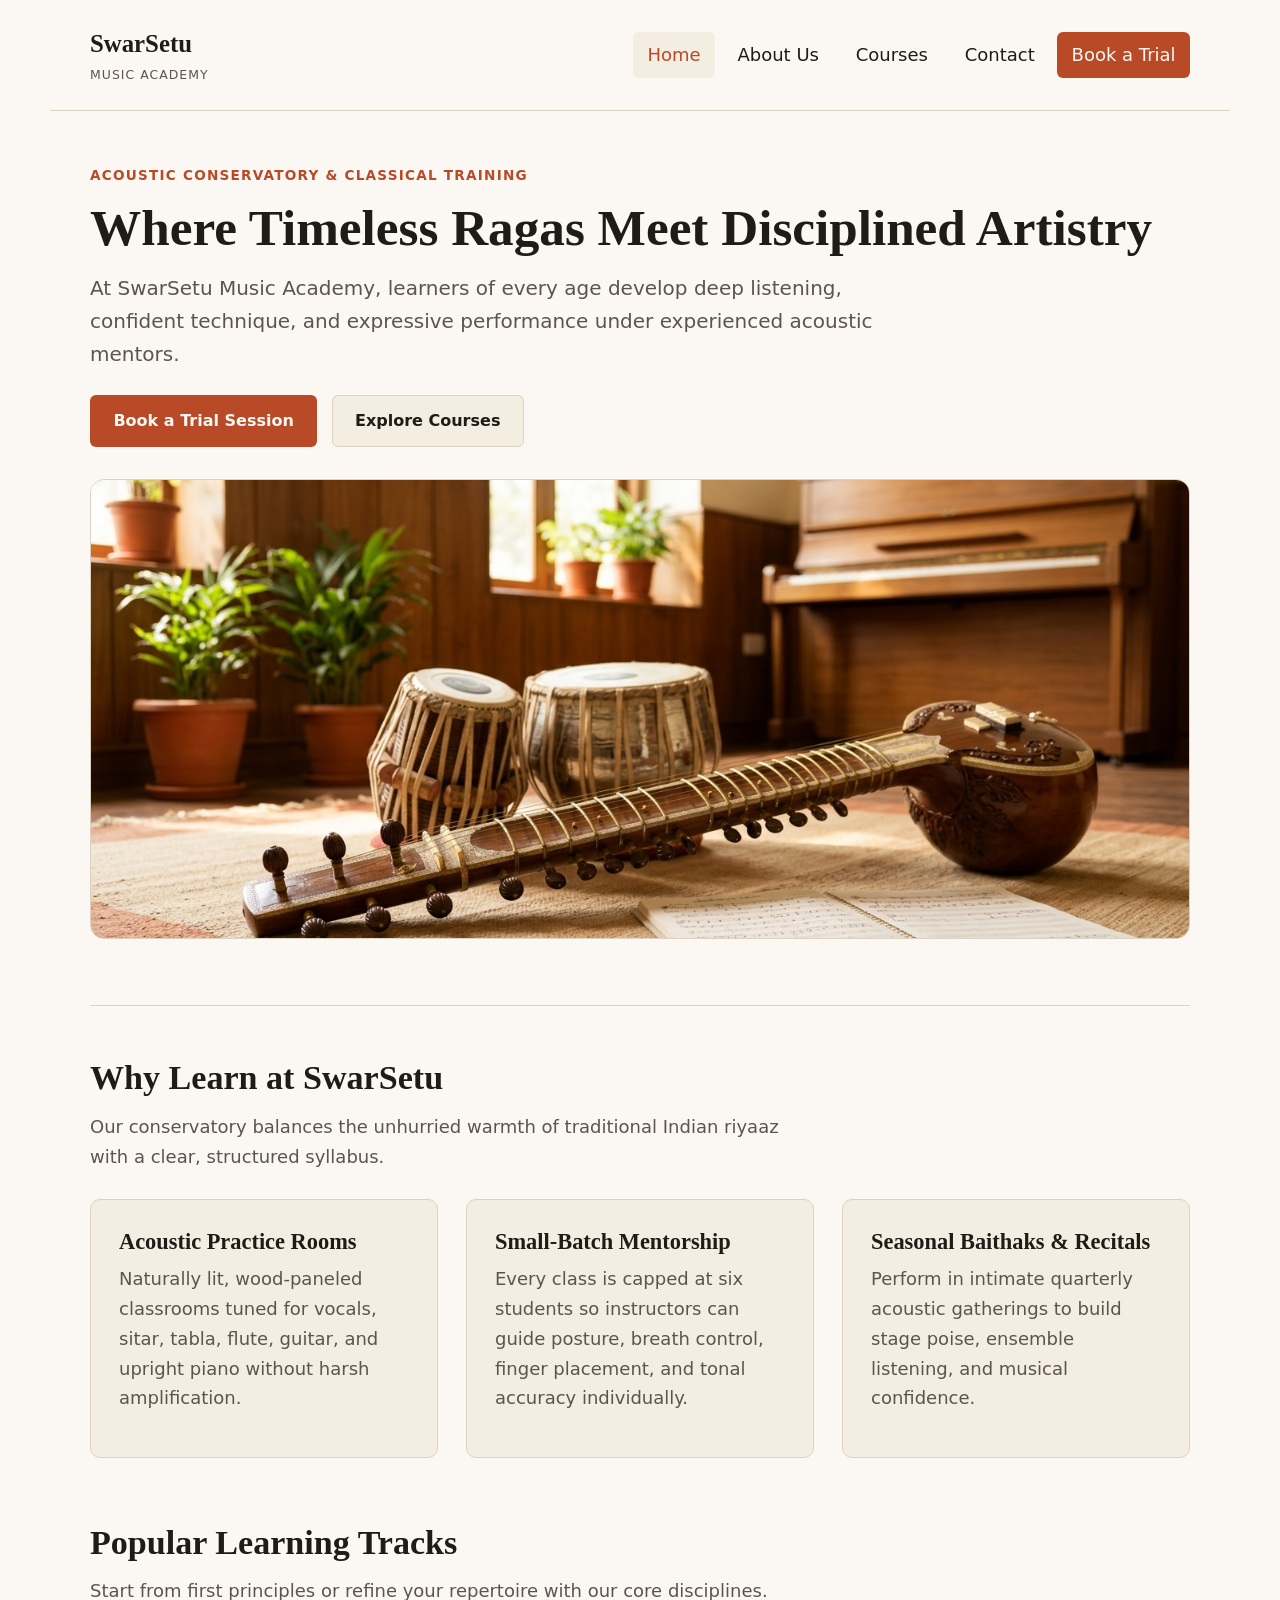
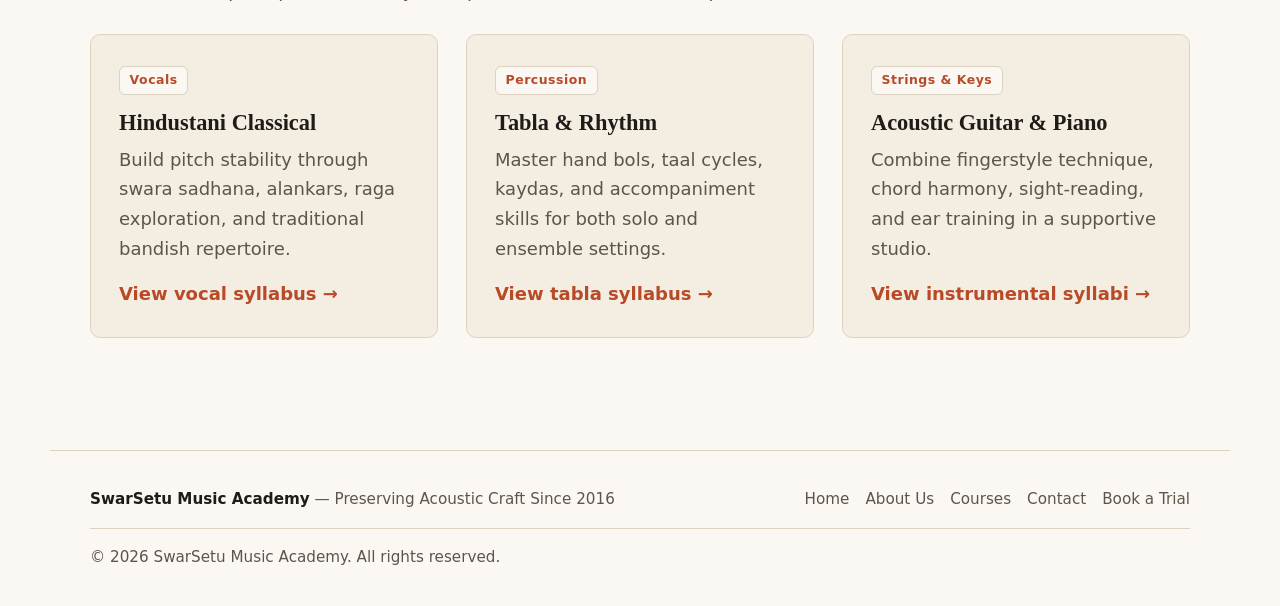
<file: index.html>
<!DOCTYPE html>
<html lang="en">
<head>
  <meta charset="UTF-8">
  <meta name="viewport" content="width=device-width, initial-scale=1.0">
  <title>SwarSetu Music Academy | Home</title>
  <link rel="stylesheet" href="style.css">
</head>
<body>

  <header class="site-header">
    <a href="index.html" class="brand">SwarSetu <span>Music Academy</span></a>
    <nav class="main-nav">
      <a href="index.html" class="active">Home</a>
      <a href="about.html">About Us</a>
      <a href="courses.html">Courses</a>
      <a href="contact.html">Contact</a>
      <a href="book-trial.html" class="nav-cta">Book a Trial</a>
    </nav>
  </header>

  <main>
    <section class="hero">
      <span class="eyebrow">Acoustic Conservatory &amp; Classical Training</span>
      <h1>Where Timeless Ragas Meet Disciplined Artistry</h1>
      <p class="lead">
        At SwarSetu Music Academy, learners of every age develop deep listening,
        confident technique, and expressive performance under experienced acoustic mentors.
      </p>
      <p class="hero-actions">
        <a href="book-trial.html" class="btn btn-primary">Book a Trial Session</a>
        <a href="courses.html" class="btn btn-secondary">Explore Courses</a>
      </p>

      <!--
        IMAGE PLACEHOLDER INSTRUCTIONS:
        1. Download a copyright-free photo (e.g., from Unsplash or Pexels) of an acoustic instrument or music room.
        2. Rename the file to "academy.jpg".
        3. Place "academy.jpg" in the SAME folder as index.html and style.css.
      -->
      <img
        src="academy.jpg"
        alt="Acoustic instruments and sunlit practice hall at SwarSetu Music Academy"
        class="feature-img"
      >
    </section>

    <section class="content-section">
      <h2>Why Learn at SwarSetu</h2>
      <p class="section-intro">
        Our conservatory balances the unhurried warmth of traditional Indian riyaaz with a clear, structured syllabus.
      </p>
      <section class="card-grid">
        <article class="card">
          <h3>Acoustic Practice Rooms</h3>
          <p>
            Naturally lit, wood-paneled classrooms tuned for vocals, sitar, tabla, flute,
            guitar, and upright piano without harsh amplification.
          </p>
        </article>

        <article class="card">
          <h3>Small-Batch Mentorship</h3>
          <p>
            Every class is capped at six students so instructors can guide posture,
            breath control, finger placement, and tonal accuracy individually.
          </p>
        </article>

        <article class="card">
          <h3>Seasonal Baithaks &amp; Recitals</h3>
          <p>
            Perform in intimate quarterly acoustic gatherings to build stage poise,
            ensemble listening, and musical confidence.
          </p>
        </article>
      </section>
    </section>

    <section class="content-section">
      <h2>Popular Learning Tracks</h2>
      <p class="section-intro">
        Start from first principles or refine your repertoire with our core disciplines.
      </p>
      <section class="card-grid">
        <article class="card">
          <span class="badge">Vocals</span>
          <h3>Hindustani Classical</h3>
          <p>
            Build pitch stability through swara sadhana, alankars, raga exploration, and traditional bandish repertoire.
          </p>
          <p class="card-link">
            <a href="courses.html">View vocal syllabus &rarr;</a>
          </p>
        </article>

        <article class="card">
          <span class="badge">Percussion</span>
          <h3>Tabla &amp; Rhythm</h3>
          <p>
            Master hand bols, taal cycles, kaydas, and accompaniment skills for both solo and ensemble settings.
          </p>
          <p class="card-link">
            <a href="courses.html">View tabla syllabus &rarr;</a>
          </p>
        </article>

        <article class="card">
          <span class="badge">Strings &amp; Keys</span>
          <h3>Acoustic Guitar &amp; Piano</h3>
          <p>
            Combine fingerstyle technique, chord harmony, sight-reading, and ear training in a supportive studio.
          </p>
          <p class="card-link">
            <a href="courses.html">View instrumental syllabi &rarr;</a>
          </p>
        </article>
      </section>
    </section>
  </main>

  <footer class="site-footer">
    <p><strong>SwarSetu Music Academy</strong> &mdash; Preserving Acoustic Craft Since 2016</p>
    <nav class="footer-nav">
      <a href="index.html">Home</a>
      <a href="about.html">About Us</a>
      <a href="courses.html">Courses</a>
      <a href="contact.html">Contact</a>
      <a href="book-trial.html">Book a Trial</a>
    </nav>
    <p class="copyright">&copy; 2026 SwarSetu Music Academy. All rights reserved.</p>
  </footer>

</body>
</html>
</file>
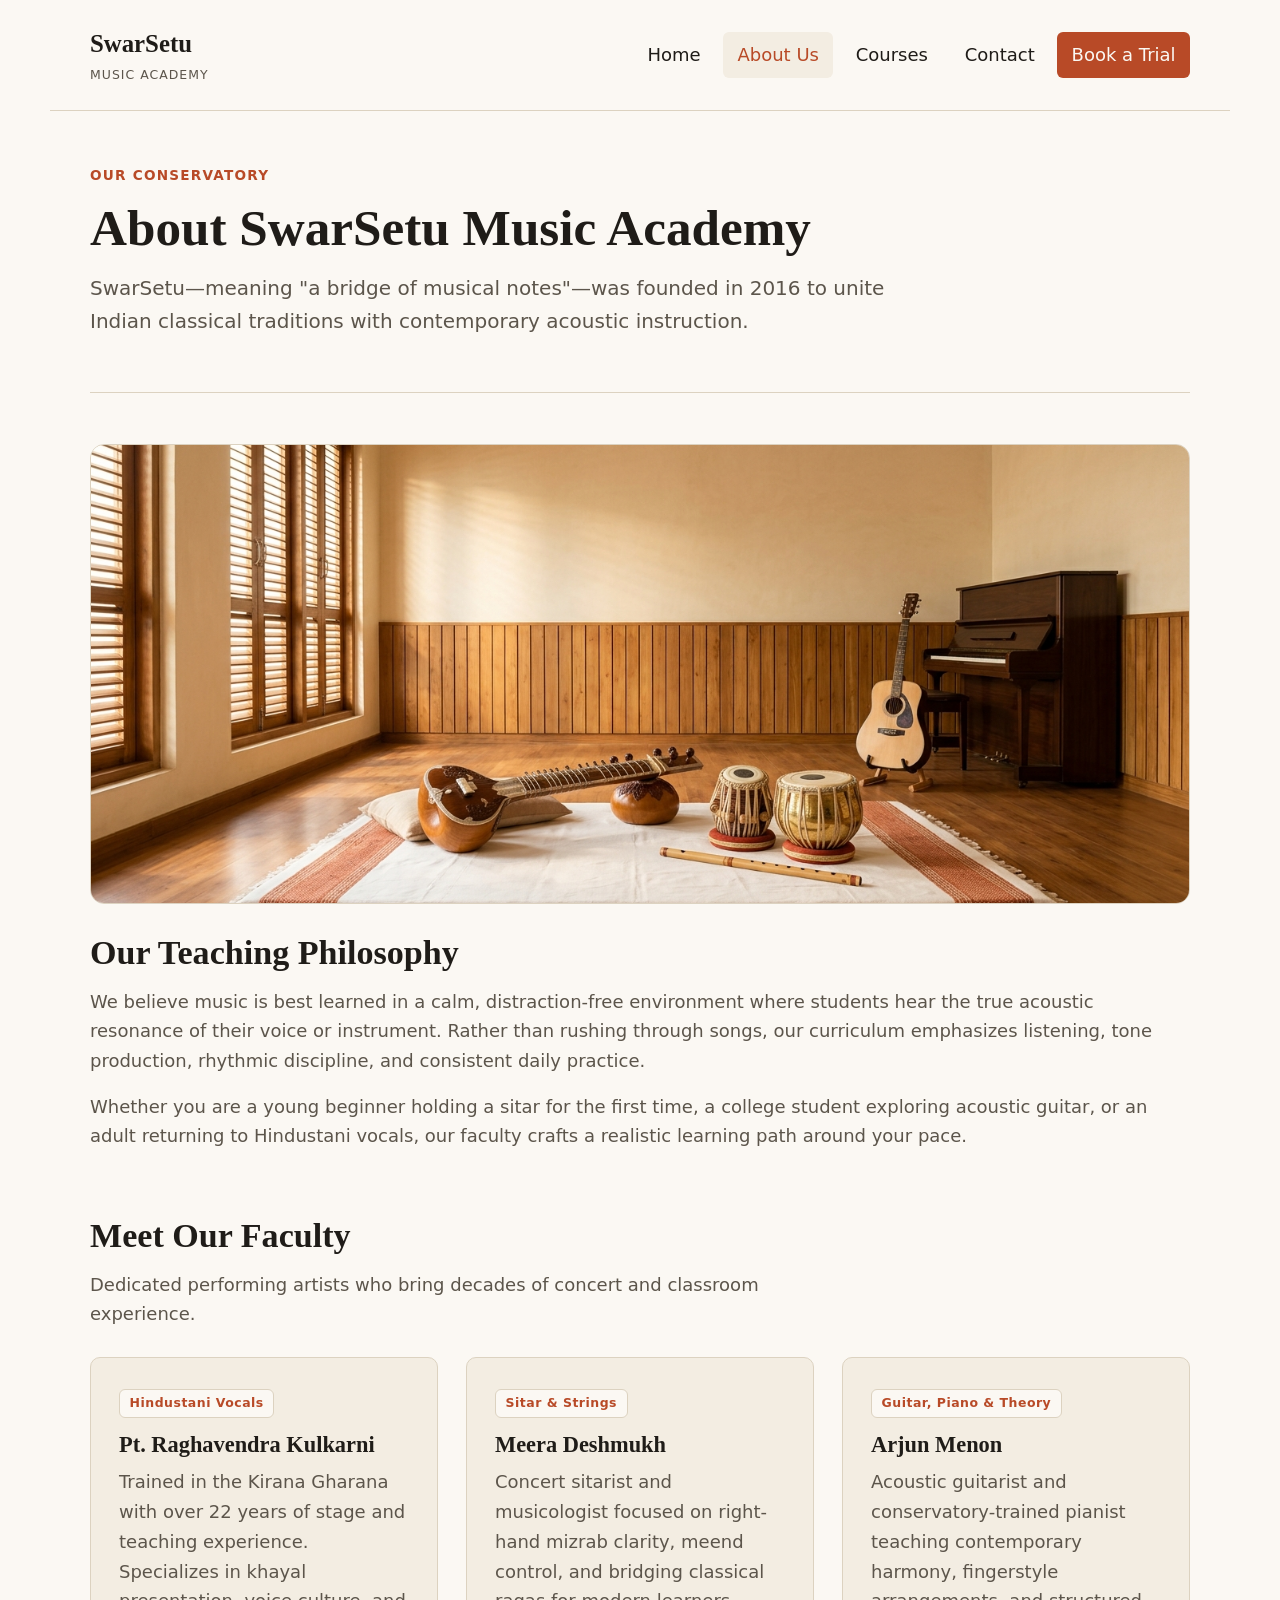
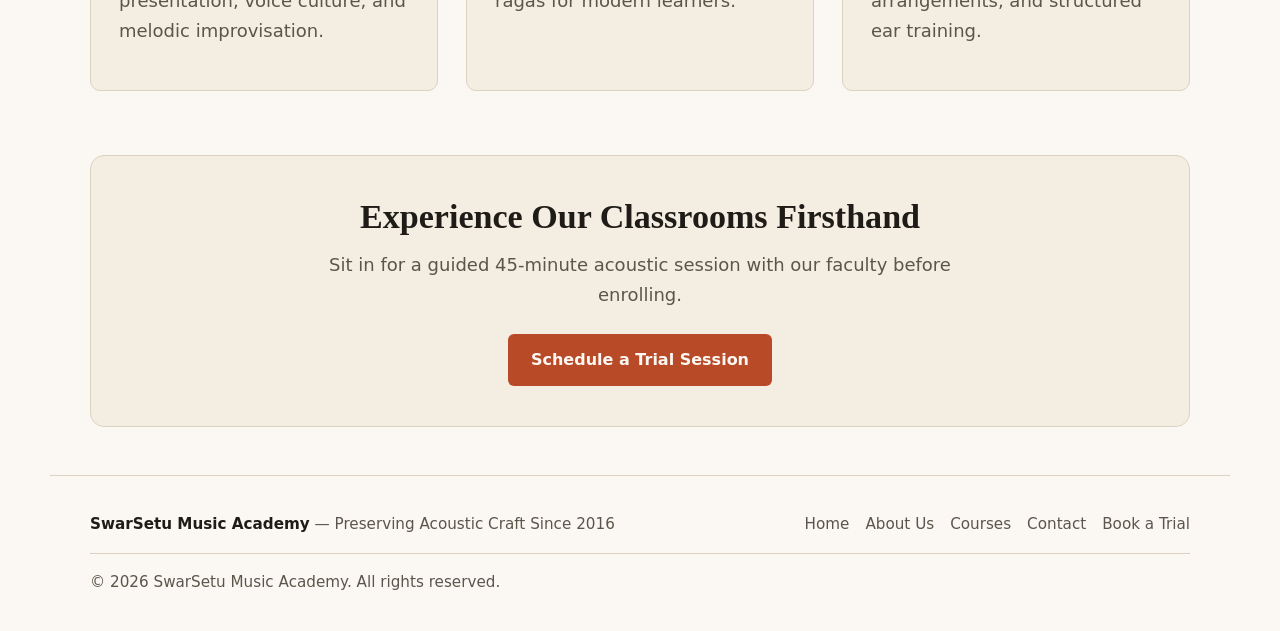
<file: about.html>
<!DOCTYPE html>
<html lang="en">
<head>
  <meta charset="UTF-8">
  <meta name="viewport" content="width=device-width, initial-scale=1.0">
  <title>About Us | SwarSetu Music Academy</title>
  <link rel="stylesheet" href="style.css">
</head>
<body>

  <header class="site-header">
    <a href="index.html" class="brand">SwarSetu <span>Music Academy</span></a>
    <nav class="main-nav">
      <a href="index.html">Home</a>
      <a href="about.html" class="active">About Us</a>
      <a href="courses.html">Courses</a>
      <a href="contact.html">Contact</a>
      <a href="book-trial.html" class="nav-cta">Book a Trial</a>
    </nav>
  </header>

  <main>
    <section class="page-header">
      <span class="eyebrow">Our Conservatory</span>
      <h1>About SwarSetu Music Academy</h1>
      <p class="lead">
        SwarSetu—meaning "a bridge of musical notes"—was founded in 2016 to unite
        Indian classical traditions with contemporary acoustic instruction.
      </p>
    </section>

    <section class="content-section">
      
      <img
        src="rehearsal-room.jpg"
        alt="Inside the acoustic rehearsal room at SwarSetu Music Academy"
        class="feature-img"
      >

      <h2>Our Teaching Philosophy</h2>
      <p>
        We believe music is best learned in a calm, distraction-free environment where
        students hear the true acoustic resonance of their voice or instrument. Rather than
        rushing through songs, our curriculum emphasizes listening, tone production, rhythmic
        discipline, and consistent daily practice.
      </p>
      <p>
        Whether you are a young beginner holding a sitar for the first time, a college student
        exploring acoustic guitar, or an adult returning to Hindustani vocals, our faculty crafts
        a realistic learning path around your pace.
      </p>
    </section>

    <section class="content-section">
      <h2>Meet Our Faculty</h2>
      <p class="section-intro">
        Dedicated performing artists who bring decades of concert and classroom experience.
      </p>
      <section class="card-grid">
        <article class="card">
          <span class="badge">Hindustani Vocals</span>
          <h3>Pt. Raghavendra Kulkarni</h3>
          <p>
            Trained in the Kirana Gharana with over 22 years of stage and teaching experience.
            Specializes in khayal presentation, voice culture, and melodic improvisation.
          </p>
        </article>

        <article class="card">
          <span class="badge">Sitar &amp; Strings</span>
          <h3>Meera Deshmukh</h3>
          <p>
            Concert sitarist and musicologist focused on right-hand mizrab clarity, meend
            control, and bridging classical ragas for modern learners.
          </p>
        </article>

        <article class="card">
          <span class="badge">Guitar, Piano &amp; Theory</span>
          <h3>Arjun Menon</h3>
          <p>
            Acoustic guitarist and conservatory-trained pianist teaching contemporary harmony,
            fingerstyle arrangements, and structured ear training.
          </p>
        </article>
      </section>
    </section>

    <section class="cta-banner">
      <h2>Experience Our Classrooms Firsthand</h2>
      <p>
        Sit in for a guided 45-minute acoustic session with our faculty before enrolling.
      </p>
      <a href="book-trial.html" class="btn btn-primary">Schedule a Trial Session</a>
    </section>
  </main>

  <footer class="site-footer">
    <p><strong>SwarSetu Music Academy</strong> &mdash; Preserving Acoustic Craft Since 2016</p>
    <nav class="footer-nav">
      <a href="index.html">Home</a>
      <a href="about.html">About Us</a>
      <a href="courses.html">Courses</a>
      <a href="contact.html">Contact</a>
      <a href="book-trial.html">Book a Trial</a>
    </nav>
    <p class="copyright">&copy; 2026 SwarSetu Music Academy. All rights reserved.</p>
  </footer>

</body>
</html>
</file>
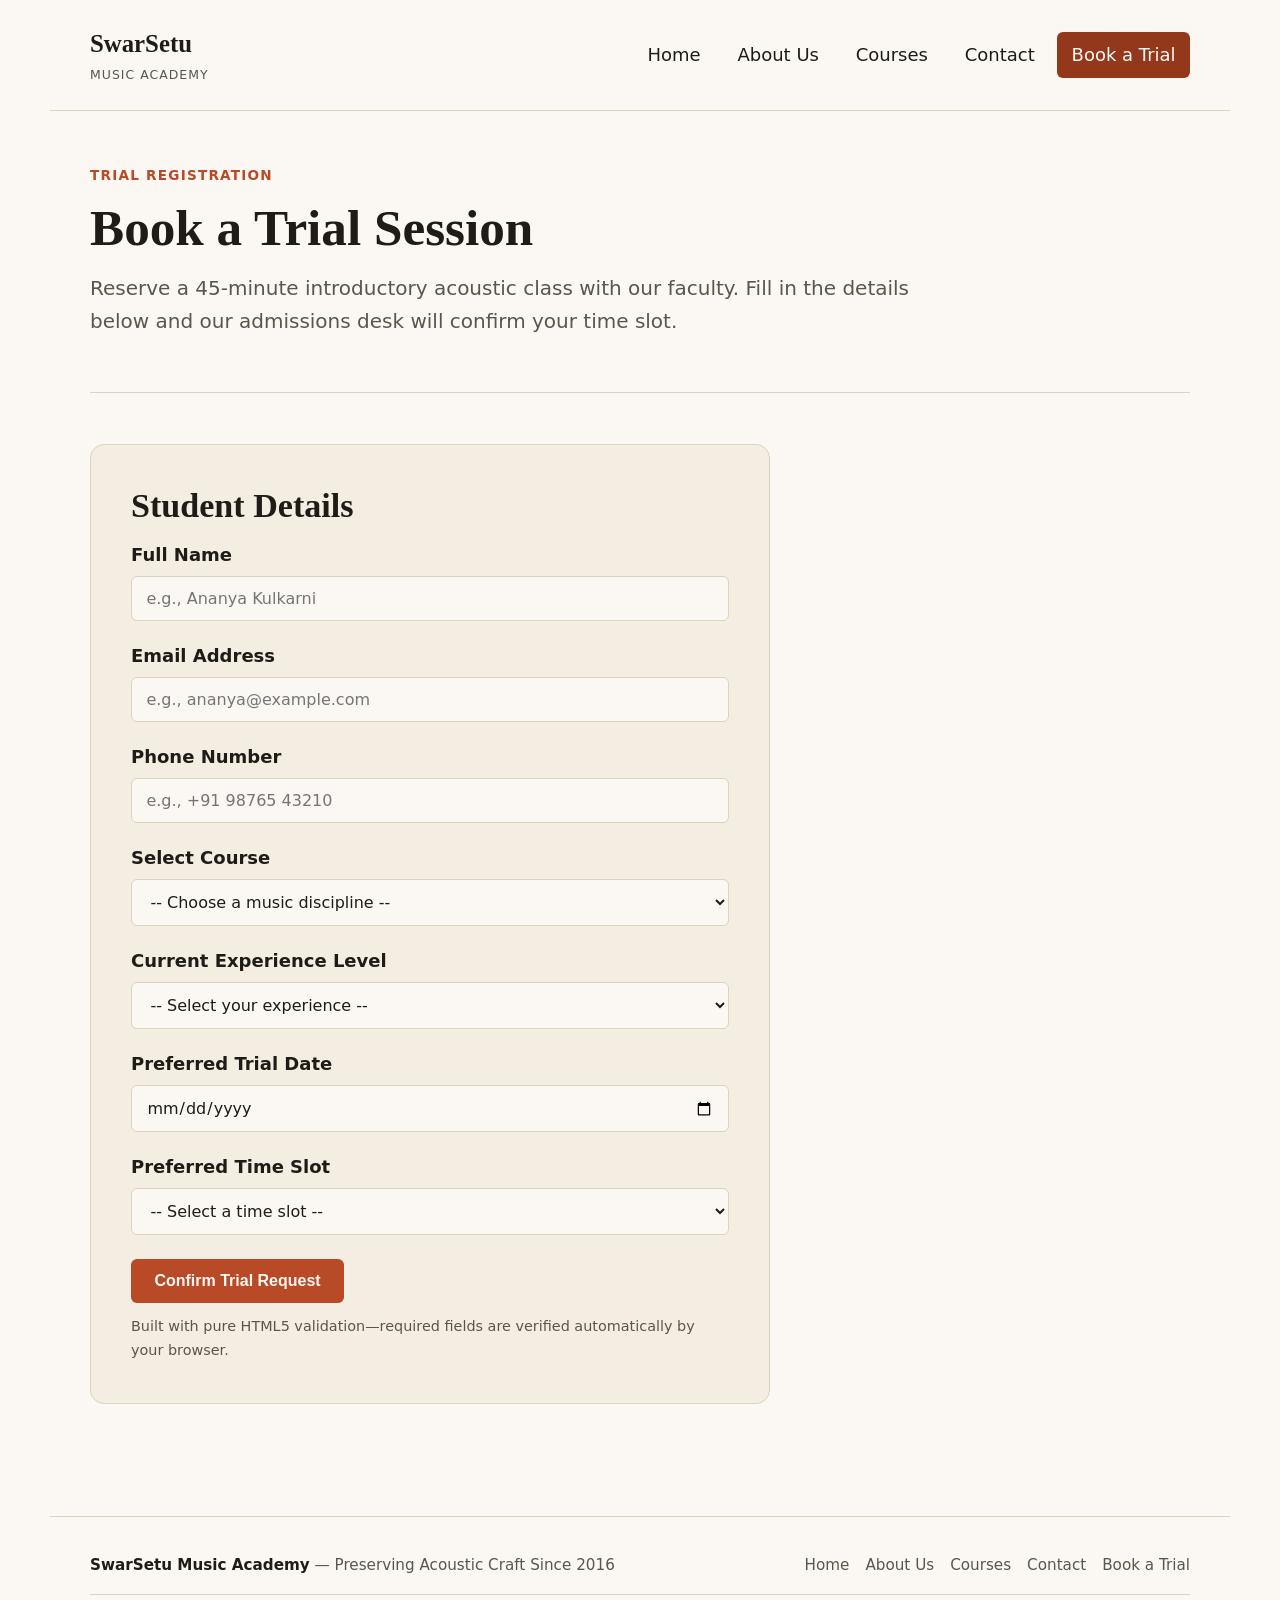
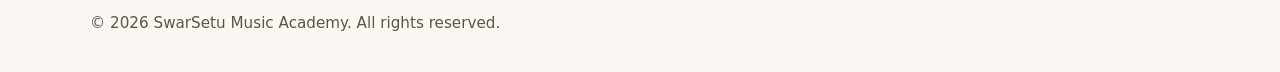
<file: book-trial.html>
<!DOCTYPE html>
<html lang="en">
<head>
  <meta charset="UTF-8">
  <meta name="viewport" content="width=device-width, initial-scale=1.0">
  <title>Book a Trial Session | SwarSetu Music Academy</title>
  <link rel="stylesheet" href="style.css">
</head>
<body>

  <header class="site-header">
    <a href="index.html" class="brand">SwarSetu <span>Music Academy</span></a>
    <nav class="main-nav">
      <a href="index.html">Home</a>
      <a href="about.html">About Us</a>
      <a href="courses.html">Courses</a>
      <a href="contact.html">Contact</a>
      <a href="book-trial.html" class="nav-cta active">Book a Trial</a>
    </nav>
  </header>

  <main>
    <section class="page-header">
      <span class="eyebrow">Trial Registration</span>
      <h1>Book a Trial Session</h1>
      <p class="lead">
        Reserve a 45-minute introductory acoustic class with our faculty. Fill in the details
        below and our admissions desk will confirm your time slot.
      </p>
    </section>

    <section class="content-section">
      <form class="trial-form" action="#" method="post">
        <h2>Student Details</h2>

        <p class="form-field">
          <label for="full-name">Full Name</label>
          <input id="full-name" type="text" placeholder="e.g., Ananya Kulkarni" required>
        </p>

        <p class="form-field">
          <label for="email">Email Address</label>
          <input id="email" type="email" placeholder="e.g., ananya@example.com" required>
        </p>

        <p class="form-field">
          <label for="phone">Phone Number</label>
          <input id="phone" type="tel" placeholder="e.g., +91 98765 43210" required>
        </p>

        <p class="form-field">
          <label for="course">Select Course</label>
          <select id="course" required>
            <option value="">-- Choose a music discipline --</option>
            <option value="vocals">Hindustani Classical Vocals</option>
            <option value="tabla">Tabla &amp; Rhythm Foundations</option>
            <option value="sitar">Classical Sitar</option>
            <option value="guitar">Acoustic Guitar</option>
            <option value="piano">Piano &amp; Music Theory</option>
            <option value="bansuri">Bansuri (Bamboo Flute)</option>
          </select>
        </p>

        <p class="form-field">
          <label for="level">Current Experience Level</label>
          <select id="level" required>
            <option value="">-- Select your experience --</option>
            <option value="beginner">Complete Beginner</option>
            <option value="intermediate">Intermediate (1–3 Years)</option>
            <option value="advanced">Advanced / Returning Musician</option>
          </select>
        </p>

        <p class="form-field">
          <label for="trial-date">Preferred Trial Date</label>
          <input id="trial-date" type="date" required>
        </p>

        <p class="form-field">
          <label for="time-slot">Preferred Time Slot</label>
          <select id="time-slot" required>
            <option value="">-- Select a time slot --</option>
            <option value="morning">Morning (9:00 AM – 12:00 PM)</option>
            <option value="afternoon">Afternoon (2:00 PM – 5:00 PM)</option>
            <option value="evening">Evening (5:30 PM – 8:00 PM)</option>
          </select>
        </p>

        <p class="form-actions">
          <button type="submit" class="btn btn-primary">Confirm Trial Request</button>
        </p>

        <p class="form-note">
          Built with pure HTML5 validation—required fields are verified automatically by your browser.
        </p>
      </form>
    </section>
  </main>

  <footer class="site-footer">
    <p><strong>SwarSetu Music Academy</strong> &mdash; Preserving Acoustic Craft Since 2016</p>
    <nav class="footer-nav">
      <a href="index.html">Home</a>
      <a href="about.html">About Us</a>
      <a href="courses.html">Courses</a>
      <a href="contact.html">Contact</a>
      <a href="book-trial.html">Book a Trial</a>
    </nav>
    <p class="copyright">&copy; 2026 SwarSetu Music Academy. All rights reserved.</p>
  </footer>

</body>
</html>
</file>
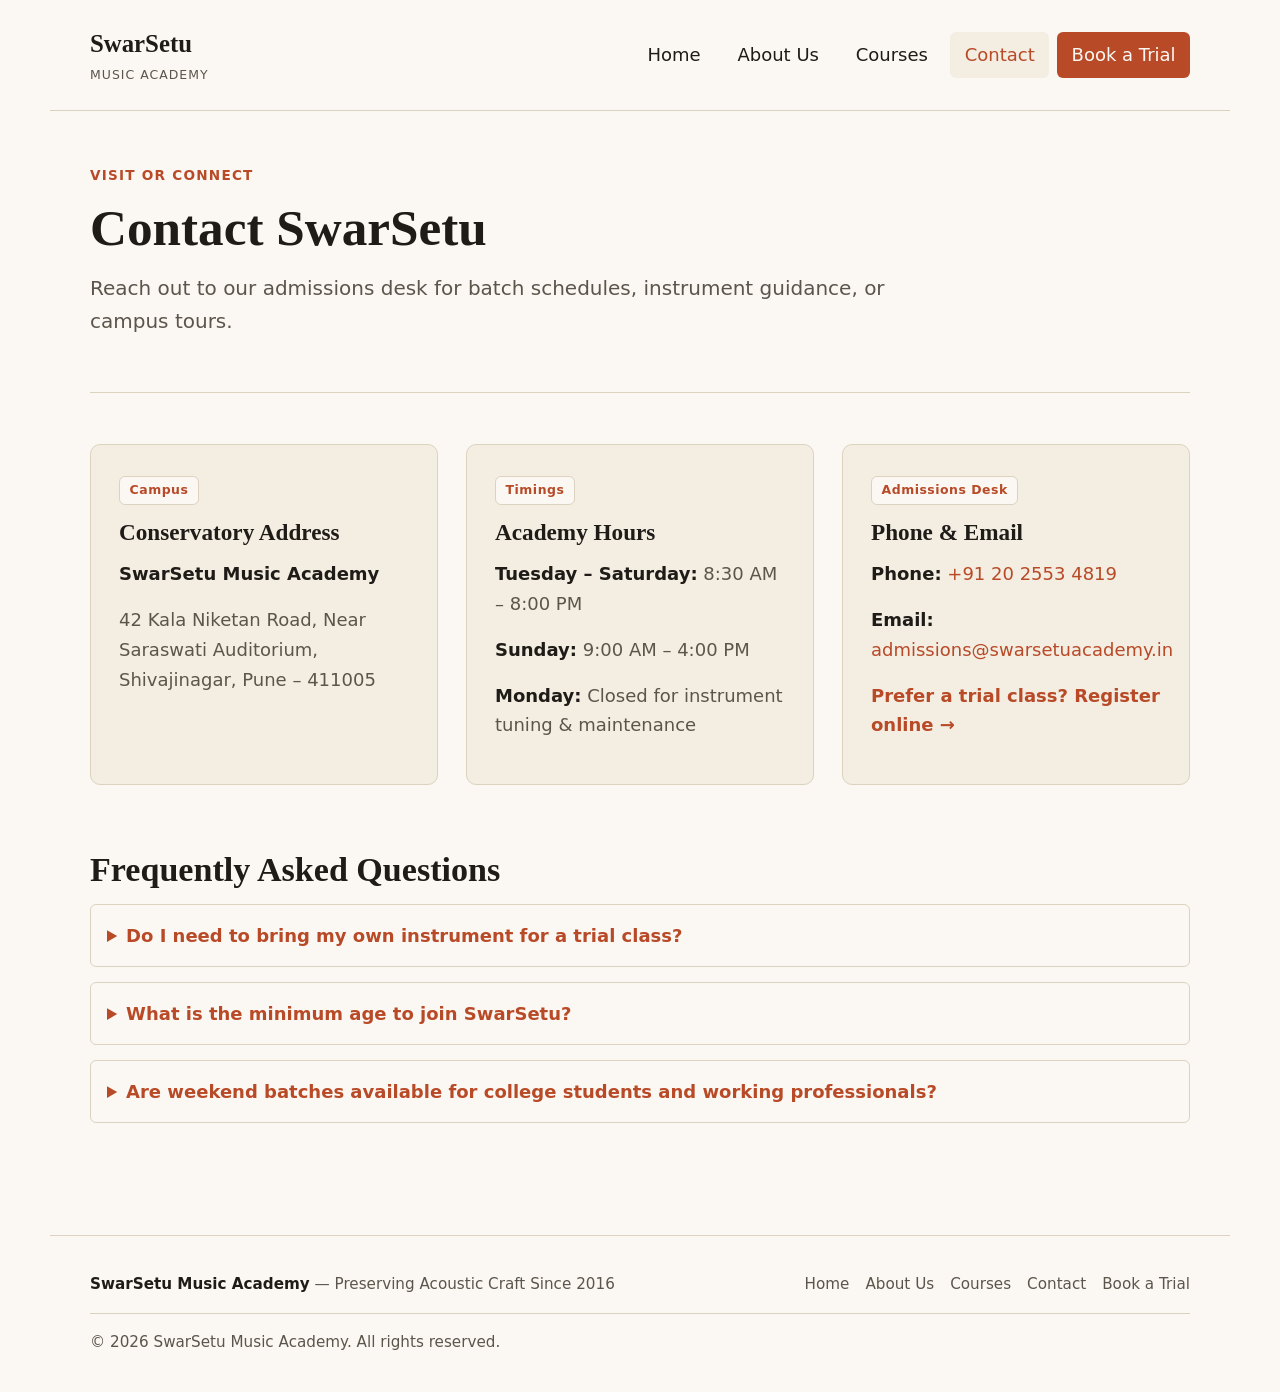
<file: contact.html>
<!DOCTYPE html>
<html lang="en">
<head>
  <meta charset="UTF-8">
  <meta name="viewport" content="width=device-width, initial-scale=1.0">
  <title>Contact Us | SwarSetu Music Academy</title>
  <link rel="stylesheet" href="style.css">
</head>
<body>

  <header class="site-header">
    <a href="index.html" class="brand">SwarSetu <span>Music Academy</span></a>
    <nav class="main-nav">
      <a href="index.html">Home</a>
      <a href="about.html">About Us</a>
      <a href="courses.html">Courses</a>
      <a href="contact.html" class="active">Contact</a>
      <a href="book-trial.html" class="nav-cta">Book a Trial</a>
    </nav>
  </header>

  <main>
    <section class="page-header">
      <span class="eyebrow">Visit or Connect</span>
      <h1>Contact SwarSetu</h1>
      <p class="lead">
        Reach out to our admissions desk for batch schedules, instrument guidance, or campus tours.
      </p>
    </section>

    <section class="content-section">
      <section class="card-grid">
        <article class="card">
          <span class="badge">Campus</span>
          <h2>Conservatory Address</h2>
          <p>
            <strong>SwarSetu Music Academy</strong>
          </p>
          <p>
            42 Kala Niketan Road, Near Saraswati Auditorium, Shivajinagar, Pune – 411005
          </p>
        </article>

        <article class="card">
          <span class="badge">Timings</span>
          <h2>Academy Hours</h2>
          <p>
            <strong>Tuesday – Saturday:</strong> 8:30 AM – 8:00 PM
          </p>
          <p>
            <strong>Sunday:</strong> 9:00 AM – 4:00 PM
          </p>
          <p>
            <strong>Monday:</strong> Closed for instrument tuning &amp; maintenance
          </p>
        </article>

        <article class="card">
          <span class="badge">Admissions Desk</span>
          <h2>Phone &amp; Email</h2>
          <p>
            <strong>Phone:</strong> <a href="tel:+912025534819">+91 20 2553 4819</a>
          </p>
          <p>
            <strong>Email:</strong> <a href="mailto:admissions@swarsetuacademy.in">admissions@swarsetuacademy.in</a>
          </p>
          <p class="card-link">
            <a href="book-trial.html">Prefer a trial class? Register online &rarr;</a>
          </p>
        </article>
      </section>
    </section>

    <section class="content-section">
      <h2>Frequently Asked Questions</h2>
      <section class="faq-list">
        <details class="syllabus-note">
          <summary>Do I need to bring my own instrument for a trial class?</summary>
          <p>
            No. Our classrooms provide acoustic guitars, tabla pairs, upright pianos, tanpuras, and sitars
            for trial sessions. We also guide you on choosing a quality student instrument once you enroll.
          </p>
        </details>

        <details class="syllabus-note">
          <summary>What is the minimum age to join SwarSetu?</summary>
          <p>
            Students aged 6 and above are welcome across vocals, tabla, guitar, and piano.
            Sitar and bansuri batches typically start from age 9 due to instrument dimensions.
          </p>
        </details>

        <details class="syllabus-note">
          <summary>Are weekend batches available for college students and working professionals?</summary>
          <p>
            Yes. Dedicated Saturday–Sunday morning and afternoon batches run for all six courses.
          </p>
        </details>
      </section>
    </section>
  </main>

  <footer class="site-footer">
    <p><strong>SwarSetu Music Academy</strong> &mdash; Preserving Acoustic Craft Since 2016</p>
    <nav class="footer-nav">
      <a href="index.html">Home</a>
      <a href="about.html">About Us</a>
      <a href="courses.html">Courses</a>
      <a href="contact.html">Contact</a>
      <a href="book-trial.html">Book a Trial</a>
    </nav>
    <p class="copyright">&copy; 2026 SwarSetu Music Academy. All rights reserved.</p>
  </footer>

</body>
</html>
</file>
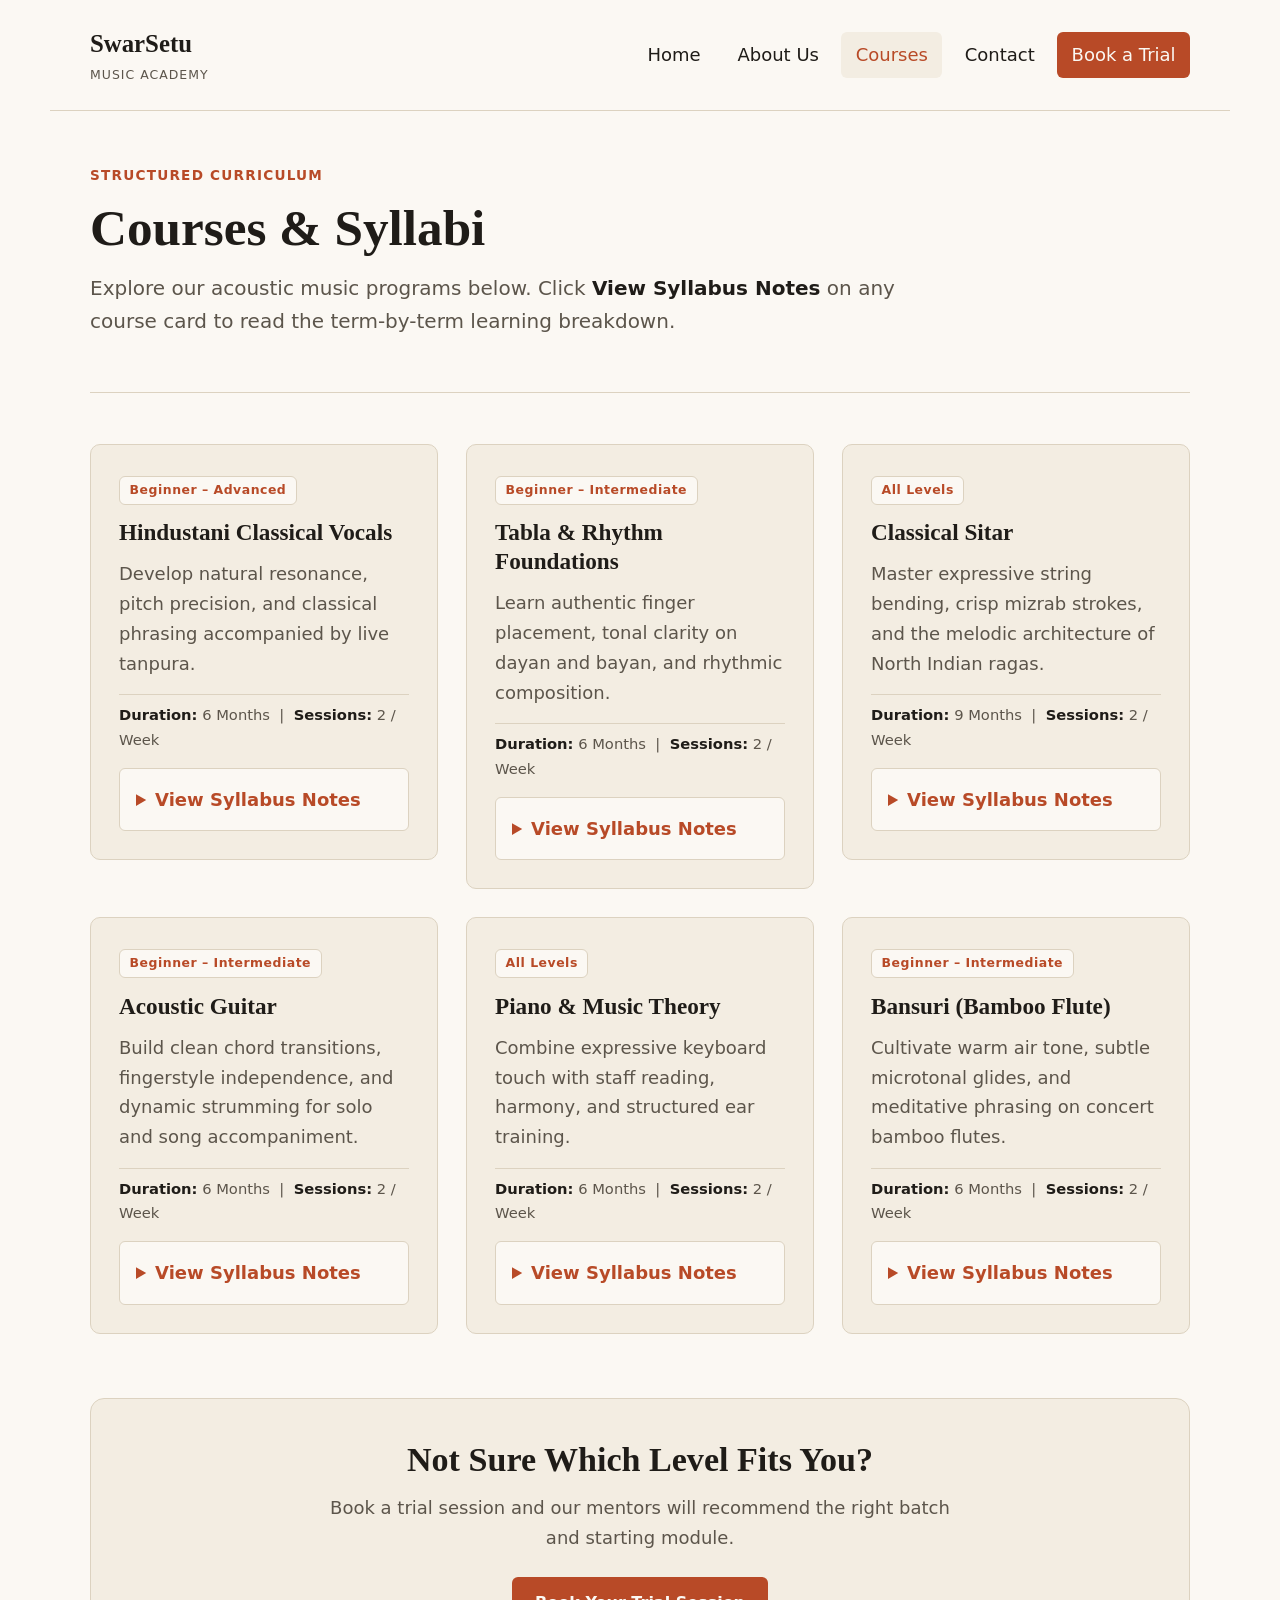
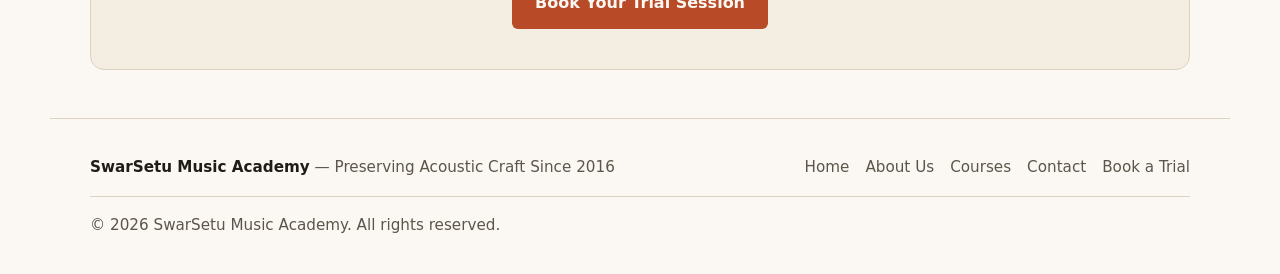
<file: courses.html>
<!DOCTYPE html>
<html lang="en">
<head>
  <meta charset="UTF-8">
  <meta name="viewport" content="width=device-width, initial-scale=1.0">
  <title>Courses &amp; Syllabi | SwarSetu Music Academy</title>
  <link rel="stylesheet" href="style.css">
</head>
<body>

  <header class="site-header">
    <a href="index.html" class="brand">SwarSetu <span>Music Academy</span></a>
    <nav class="main-nav">
      <a href="index.html">Home</a>
      <a href="about.html">About Us</a>
      <a href="courses.html" class="active">Courses</a>
      <a href="contact.html">Contact</a>
      <a href="book-trial.html" class="nav-cta">Book a Trial</a>
    </nav>
  </header>

  <main>
    <section class="page-header">
      <span class="eyebrow">Structured Curriculum</span>
      <h1>Courses &amp; Syllabi</h1>
      <p class="lead">
        Explore our acoustic music programs below. Click <strong>View Syllabus Notes</strong>
        on any course card to read the term-by-term learning breakdown.
      </p>
    </section>

    <section class="content-section">
      <section class="card-grid course-grid">

        <article class="card course-card">
          <span class="badge">Beginner – Advanced</span>
          <h2>Hindustani Classical Vocals</h2>
          <p>
            Develop natural resonance, pitch precision, and classical phrasing accompanied by live tanpura.
          </p>
          <p class="course-meta">
            <strong>Duration:</strong> 6 Months &nbsp;|&nbsp; <strong>Sessions:</strong> 2 / Week
          </p>
          <details class="syllabus-note">
            <summary>View Syllabus Notes</summary>
            <p><strong>Modules 1–2:</strong> Breath alignment, omkar practice, sargam, and 12 foundational alankars.</p>
            <p><strong>Modules 3–4:</strong> Raga Yaman, Raga Bhupali, chota khayal bandish, and rhythmic taal alignment in Teentaal.</p>
          </details>
        </article>

        <article class="card course-card">
          <span class="badge">Beginner – Intermediate</span>
          <h2>Tabla &amp; Rhythm Foundations</h2>
          <p>
            Learn authentic finger placement, tonal clarity on dayan and bayan, and rhythmic composition.
          </p>
          <p class="course-meta">
            <strong>Duration:</strong> 6 Months &nbsp;|&nbsp; <strong>Sessions:</strong> 2 / Week
          </p>
          <details class="syllabus-note">
            <summary>View Syllabus Notes</summary>
            <p><strong>Modules 1–2:</strong> Sitting posture, basic strokes (Na, Tin, Ghe, Tirakita), and hand balance drills.</p>
            <p><strong>Modules 3–4:</strong> Teentaal, Dadra, Keherwa, traditional kayda variations, and simple tihais.</p>
          </details>
        </article>

        <article class="card course-card">
          <span class="badge">All Levels</span>
          <h2>Classical Sitar</h2>
          <p>
            Master expressive string bending, crisp mizrab strokes, and the melodic architecture of North Indian ragas.
          </p>
          <p class="course-meta">
            <strong>Duration:</strong> 9 Months &nbsp;|&nbsp; <strong>Sessions:</strong> 2 / Week
          </p>
          <details class="syllabus-note">
            <summary>View Syllabus Notes</summary>
            <p><strong>Modules 1–2:</strong> Instrument tuning, Da-Ra bol patterns, left-hand fretting, and basic scales.</p>
            <p><strong>Modules 3–4:</strong> Alap, jod, Razakhani gat in Raga Kafi and Raga Khamaj, plus gentle meend exercises.</p>
          </details>
        </article>

        <article class="card course-card">
          <span class="badge">Beginner – Intermediate</span>
          <h2>Acoustic Guitar</h2>
          <p>
            Build clean chord transitions, fingerstyle independence, and dynamic strumming for solo and song accompaniment.
          </p>
          <p class="course-meta">
            <strong>Duration:</strong> 6 Months &nbsp;|&nbsp; <strong>Sessions:</strong> 2 / Week
          </p>
          <details class="syllabus-note">
            <summary>View Syllabus Notes</summary>
            <p><strong>Modules 1–2:</strong> Fretboard orientation, open chords, rhythm notation, and alternate picking.</p>
            <p><strong>Modules 3–4:</strong> Barre chords, major/minor pentatonic scales, fingerpicking patterns, and acoustic arrangements.</p>
          </details>
        </article>

        <article class="card course-card">
          <span class="badge">All Levels</span>
          <h2>Piano &amp; Music Theory</h2>
          <p>
            Combine expressive keyboard touch with staff reading, harmony, and structured ear training.
          </p>
          <p class="course-meta">
            <strong>Duration:</strong> 6 Months &nbsp;|&nbsp; <strong>Sessions:</strong> 2 / Week
          </p>
          <details class="syllabus-note">
            <summary>View Syllabus Notes</summary>
            <p><strong>Modules 1–2:</strong> Hand independence, treble and bass clef reading, major scales, and triad inversions.</p>
            <p><strong>Modules 3–4:</strong> Pedal technique, chord progressions, classical etudes, and contemporary accompaniment.</p>
          </details>
        </article>

        <article class="card course-card">
          <span class="badge">Beginner – Intermediate</span>
          <h2>Bansuri (Bamboo Flute)</h2>
          <p>
            Cultivate warm air tone, subtle microtonal glides, and meditative phrasing on concert bamboo flutes.
          </p>
          <p class="course-meta">
            <strong>Duration:</strong> 6 Months &nbsp;|&nbsp; <strong>Sessions:</strong> 2 / Week
          </p>
          <details class="syllabus-note">
            <summary>View Syllabus Notes</summary>
            <p><strong>Modules 1–2:</strong> Embouchure control, long-tone breath stability, full-note fingering, and sargam drills.</p>
            <p><strong>Modules 3–4:</strong> Half-note control (komal swaras), Raga Bhupali, Raga Desh, and lyrical folk melodies.</p>
          </details>
        </article>

      </section>
    </section>

    <section class="cta-banner">
      <h2>Not Sure Which Level Fits You?</h2>
      <p>
        Book a trial session and our mentors will recommend the right batch and starting module.
      </p>
      <a href="book-trial.html" class="btn btn-primary">Book Your Trial Session</a>
    </section>
  </main>

  <footer class="site-footer">
    <p><strong>SwarSetu Music Academy</strong> &mdash; Preserving Acoustic Craft Since 2016</p>
    <nav class="footer-nav">
      <a href="index.html">Home</a>
      <a href="about.html">About Us</a>
      <a href="courses.html">Courses</a>
      <a href="contact.html">Contact</a>
      <a href="book-trial.html">Book a Trial</a>
    </nav>
    <p class="copyright">&copy; 2026 SwarSetu Music Academy. All rights reserved.</p>
  </footer>

</body>
</html>
</file>
<file: style.css>
/* =========================================================
   SwarSetu Music Academy — Shared Stylesheet
   Theme: Warm Acoustic Conservatory (Pure CSS3, Zero JS)
   ========================================================= */

:root {
  --bg-parchment: #fbf8f3;
  --bg-sand: #f3ede2;
  --text-charcoal: #1f1c18;
  --text-muted: #5c554b;
  --accent-terracotta: #b84a27;
  --accent-terracotta-dark: #93381b;
  --border-warm: #dcd2c0;
  --radius-sm: 6px;
  --radius-md: 10px;
  --radius-lg: 14px;
}

/* Base Reset & Typography */
*,
*::before,
*::after {
  box-sizing: border-box;
}

body {
  margin: 0;
  background-color: var(--bg-parchment);
  color: var(--text-charcoal);
  font-family: system-ui, -apple-system, "Segoe UI", Roboto, Helvetica, Arial, sans-serif;
  font-size: clamp(1rem, 0.95rem + 0.25vw, 1.125rem);
  line-height: 1.65;
}

h1,
h2,
h3 {
  font-family: Georgia, "Times New Roman", serif;
  font-weight: 700;
  line-height: 1.25;
  color: var(--text-charcoal);
  margin-top: 0;
}

h1 {
  font-size: clamp(2rem, 1.5rem + 2.4vw, 3.2rem);
  margin-bottom: 0.75rem;
}

h2 {
  font-size: clamp(1.5rem, 1.25rem + 1.1vw, 2.15rem);
  margin-bottom: 0.75rem;
}

h3 {
  font-size: clamp(1.2rem, 1.1rem + 0.4vw, 1.4rem);
  margin-bottom: 0.5rem;
}

p {
  margin-top: 0;
  margin-bottom: 1rem;
  color: var(--text-muted);
}

strong {
  color: var(--text-charcoal);
}

a {
  color: var(--accent-terracotta);
  text-decoration: none;
  transition: color 0.2s ease, background-color 0.2s ease, border-color 0.2s ease;
}

a:hover {
  color: var(--accent-terracotta-dark);
}

/* =========================================================
   Header & Flexbox Navigation
   ========================================================= */
.site-header {
  max-width: 1180px;
  margin: 0 auto;
  padding: clamp(1rem, 2vw, 1.5rem) clamp(1rem, 4vw, 2.5rem);
  border-bottom: 1px solid var(--border-warm);
  display: flex;
  flex-wrap: wrap;
  justify-content: space-between;
  align-items: center;
  gap: 1rem;
}

.brand {
  font-family: Georgia, "Times New Roman", serif;
  font-size: clamp(1.25rem, 1.1rem + 0.6vw, 1.55rem);
  font-weight: 700;
  color: var(--text-charcoal);
}

.brand span {
  display: block;
  font-family: system-ui, -apple-system, "Segoe UI", sans-serif;
  font-size: 0.78rem;
  font-weight: 500;
  letter-spacing: 0.08em;
  text-transform: uppercase;
  color: var(--text-muted);
}

.brand:hover {
  color: var(--accent-terracotta);
}

.main-nav {
  display: flex;
  flex-wrap: wrap;
  align-items: center;
  gap: 0.5rem;
}

.main-nav a {
  padding: 0.5rem 0.9rem;
  border-radius: var(--radius-sm);
  color: var(--text-charcoal);
  font-weight: 500;
}

.main-nav a:hover,
.main-nav a.active {
  background-color: var(--bg-sand);
  color: var(--accent-terracotta);
}

.main-nav a.nav-cta {
  background-color: var(--accent-terracotta);
  color: #fbf8f3;
}

.main-nav a.nav-cta:hover,
.main-nav a.nav-cta.active {
  background-color: var(--accent-terracotta-dark);
  color: #fbf8f3;
}

/* =========================================================
   Main Layout & Sections
   ========================================================= */
main {
  max-width: 1180px;
  margin: 0 auto;
  padding: clamp(1.5rem, 4vw, 3rem) clamp(1rem, 4vw, 2.5rem);
}

.hero,
.page-header {
  padding-bottom: clamp(1.5rem, 3vw, 2.5rem);
  border-bottom: 1px solid var(--border-warm);
  margin-bottom: clamp(2rem, 4vw, 3.25rem);
}

.eyebrow {
  display: inline-block;
  font-size: 0.85rem;
  font-weight: 600;
  letter-spacing: 0.09em;
  text-transform: uppercase;
  color: var(--accent-terracotta);
  margin-bottom: 0.6rem;
}

.lead {
  max-width: 65ch;
  font-size: clamp(1.05rem, 1rem + 0.35vw, 1.25rem);
  color: var(--text-muted);
}

.content-section {
  margin-bottom: clamp(2.5rem, 5vw, 4rem);
}

.section-intro {
  max-width: 62ch;
  margin-bottom: 1.75rem;
}

/* =========================================================
   Buttons & Flexbox Hero Actions
   ========================================================= */
.hero-actions {
  display: flex;
  flex-wrap: wrap;
  gap: 0.9rem;
  margin-top: 1.5rem;
  margin-bottom: 2rem;
}

.btn {
  display: inline-flex;
  align-items: center;
  justify-content: center;
  padding: 0.75rem 1.4rem;
  border-radius: var(--radius-sm);
  font-size: 1rem;
  font-weight: 600;
  cursor: pointer;
  border: 1px solid transparent;
  transition: background-color 0.2s ease, color 0.2s ease, border-color 0.2s ease, transform 0.2s ease;
}

.btn-primary {
  background-color: var(--accent-terracotta);
  color: #fbf8f3;
}

.btn-primary:hover {
  background-color: var(--accent-terracotta-dark);
  color: #fbf8f3;
  transform: translateY(-1px);
}

.btn-secondary {
  background-color: var(--bg-sand);
  color: var(--text-charcoal);
  border-color: var(--border-warm);
}

.btn-secondary:hover {
  background-color: #e9e0d0;
  color: var(--text-charcoal);
  transform: translateY(-1px);
}

/* =========================================================
   Feature Image Sizing (academy.jpg)
   HOW IMAGE SIZING WORKS WHEN YOU ADD "academy.jpg":
   - width: 100% makes the image fill its container smoothly on any screen.
   - aspect-ratio: 16 / 9 keeps a balanced widescreen proportion without distortion.
   - max-height: 460px stops the photo from becoming overly tall on large monitors.
   - object-fit: cover crops excess edges neatly instead of stretching the image.
   - background-color + border show a clean warm frame even before the photo is added.
   ========================================================= */
.feature-img {
  display: block;
  width: 100%;
  aspect-ratio: 16 / 9;
  max-height: 460px;
  object-fit: cover;
  border-radius: var(--radius-lg);
  border: 1px solid var(--border-warm);
  background-color: var(--bg-sand);
  margin-bottom: 1.75rem;
}

/* =========================================================
   CSS Grid Cards
   ========================================================= */
.card-grid {
  display: grid;
  grid-template-columns: repeat(auto-fit, minmax(260px, 1fr));
  gap: clamp(1rem, 2.5vw, 1.75rem);
}

.course-grid {
  align-items: start;
}

.card {
  background-color: var(--bg-sand);
  border: 1px solid var(--border-warm);
  border-radius: var(--radius-md);
  padding: clamp(1.25rem, 2.5vw, 1.75rem);
  transition: border-color 0.2s ease, transform 0.2s ease;
}

.card:hover {
  border-color: var(--accent-terracotta);
  transform: translateY(-2px);
}

.card h2 {
  font-size: clamp(1.25rem, 1.15rem + 0.4vw, 1.45rem);
}

.badge {
  display: inline-block;
  font-size: 0.78rem;
  font-weight: 600;
  letter-spacing: 0.04em;
  color: var(--accent-terracotta);
  background-color: var(--bg-parchment);
  border: 1px solid var(--border-warm);
  border-radius: var(--radius-sm);
  padding: 0.2rem 0.6rem;
  margin-bottom: 0.85rem;
}

.course-meta {
  font-size: 0.92rem;
  padding-top: 0.5rem;
  border-top: 1px solid var(--border-warm);
}

.card-link {
  margin-bottom: 0;
  font-weight: 600;
}

/* =========================================================
   Expandable <details> Syllabus & FAQ Notes
   ========================================================= */
.syllabus-note {
  margin-top: 1rem;
  background-color: var(--bg-parchment);
  border: 1px solid var(--border-warm);
  border-radius: var(--radius-sm);
  padding: 0.75rem 1rem;
  transition: border-color 0.2s ease;
}

.syllabus-note:hover {
  border-color: var(--accent-terracotta);
}

.syllabus-note summary {
  font-weight: 600;
  color: var(--accent-terracotta);
  cursor: pointer;
  padding: 0.25rem 0;
  transition: color 0.2s ease;
}

.syllabus-note summary:hover {
  color: var(--accent-terracotta-dark);
}

.syllabus-note p {
  font-size: 0.95rem;
  margin-top: 0.65rem;
  margin-bottom: 0.35rem;
}

.faq-list .syllabus-note {
  margin-top: 0;
  margin-bottom: 0.9rem;
}

/* =========================================================
   CTA Banner
   ========================================================= */
.cta-banner {
  background-color: var(--bg-sand);
  border: 1px solid var(--border-warm);
  border-radius: var(--radius-lg);
  padding: clamp(1.5rem, 3.5vw, 2.5rem);
  text-align: center;
}

.cta-banner p {
  max-width: 55ch;
  margin-inline: auto;
  margin-bottom: 1.5rem;
}

/* =========================================================
   Trial Registration Form
   ========================================================= */
.trial-form {
  max-width: 680px;
  background-color: var(--bg-sand);
  border: 1px solid var(--border-warm);
  border-radius: var(--radius-lg);
  padding: clamp(1.5rem, 3.5vw, 2.5rem);
}

.form-field {
  margin-bottom: 1.25rem;
}

.form-field label {
  display: block;
  font-weight: 600;
  color: var(--text-charcoal);
  margin-bottom: 0.4rem;
}

.form-field input,
.form-field select {
  width: 100%;
  padding: 0.75rem 0.9rem;
  font-family: inherit;
  font-size: 1rem;
  color: var(--text-charcoal);
  background-color: var(--bg-parchment);
  border: 1px solid var(--border-warm);
  border-radius: var(--radius-sm);
  transition: border-color 0.2s ease;
}

.form-field input:hover,
.form-field select:hover,
.form-field input:focus,
.form-field select:focus {
  border-color: var(--accent-terracotta);
  outline: 2px solid transparent;
}

.form-actions {
  margin-top: 1.5rem;
  margin-bottom: 0.75rem;
}

.form-note {
  font-size: 0.9rem;
  margin-bottom: 0;
}

/* =========================================================
   Flexbox Footer Rows
   ========================================================= */
.site-footer {
  max-width: 1180px;
  margin: 0 auto;
  padding: clamp(1.5rem, 3vw, 2.25rem) clamp(1rem, 4vw, 2.5rem);
  border-top: 1px solid var(--border-warm);
  display: flex;
  flex-wrap: wrap;
  justify-content: space-between;
  align-items: center;
  gap: 1rem 2rem;
}

.site-footer p {
  margin: 0;
  font-size: 0.95rem;
}

.footer-nav {
  display: flex;
  flex-wrap: wrap;
  gap: 1rem;
}

.footer-nav a {
  color: var(--text-muted);
  font-size: 0.95rem;
}

.footer-nav a:hover {
  color: var(--accent-terracotta);
}

.copyright {
  width: 100%;
  padding-top: 1rem;
  border-top: 1px solid var(--border-warm);
  font-size: 0.88rem;
}

/* =========================================================
   Media Query: Mobile Screens (max-width: 720px)
   ========================================================= */
@media (max-width: 720px) {
  .site-header {
    flex-direction: column;
    align-items: flex-start;
  }

  .main-nav {
    width: 100%;
  }

  .hero-actions .btn,
  .form-actions .btn {
    width: 100%;
  }

  .site-footer {
    flex-direction: column;
    align-items: flex-start;
  }
}

/* =========================================================
   Media Query: Projectors & Interactive Smartboards (min-width: 1400px)
   Ensures generous touch targets (min-height: 44px) and clear classroom readability.
   ========================================================= */
@media (min-width: 1400px) {
  body {
    font-size: 1.18rem;
  }

  .site-header,
  main,
  .site-footer {
    max-width: 1360px;
  }

  .main-nav a,
  .footer-nav a,
  .btn,
  .syllabus-note summary,
  .form-field input,
  .form-field select {
    min-height: 44px;
    display: inline-flex;
    align-items: center;
  }

  .syllabus-note summary {
    display: list-item;
    padding-top: 0.65rem;
    padding-bottom: 0.65rem;
  }

  .form-field input,
  .form-field select {
    display: block;
  }
}
</file>
